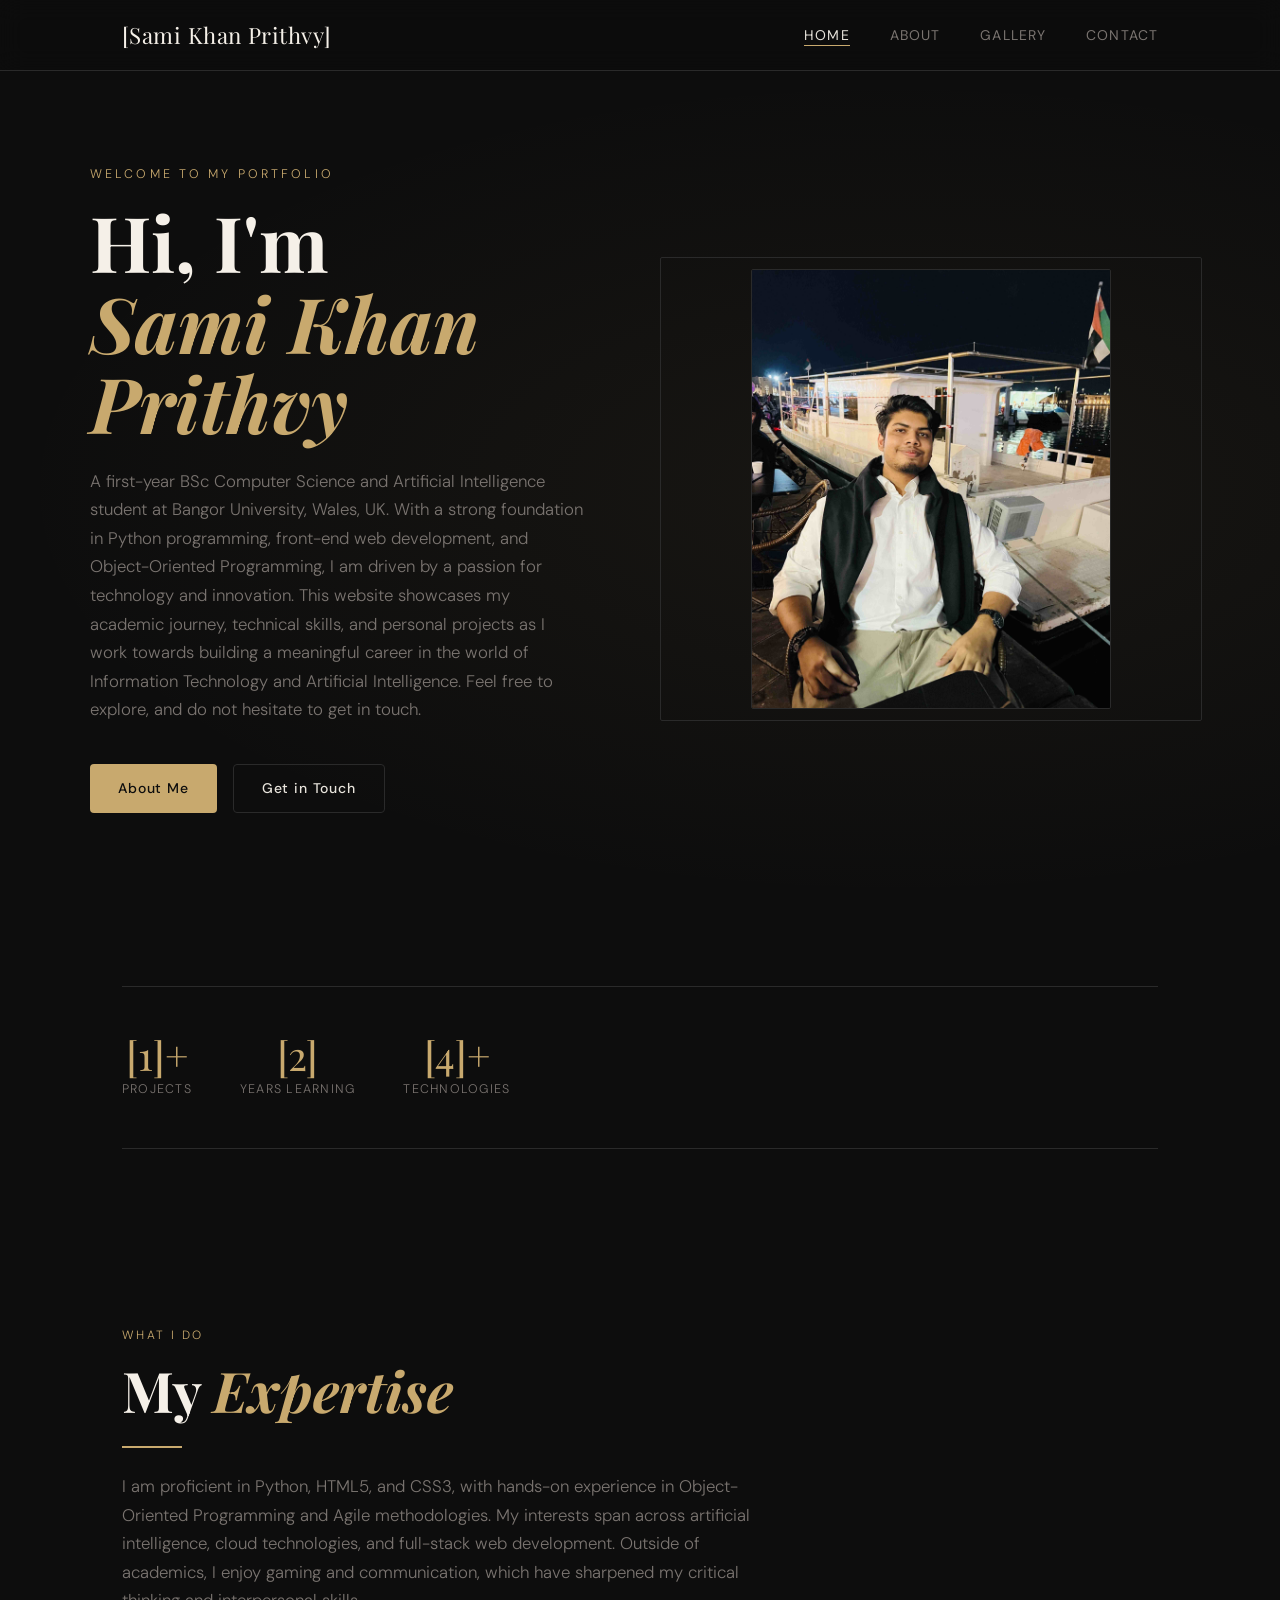
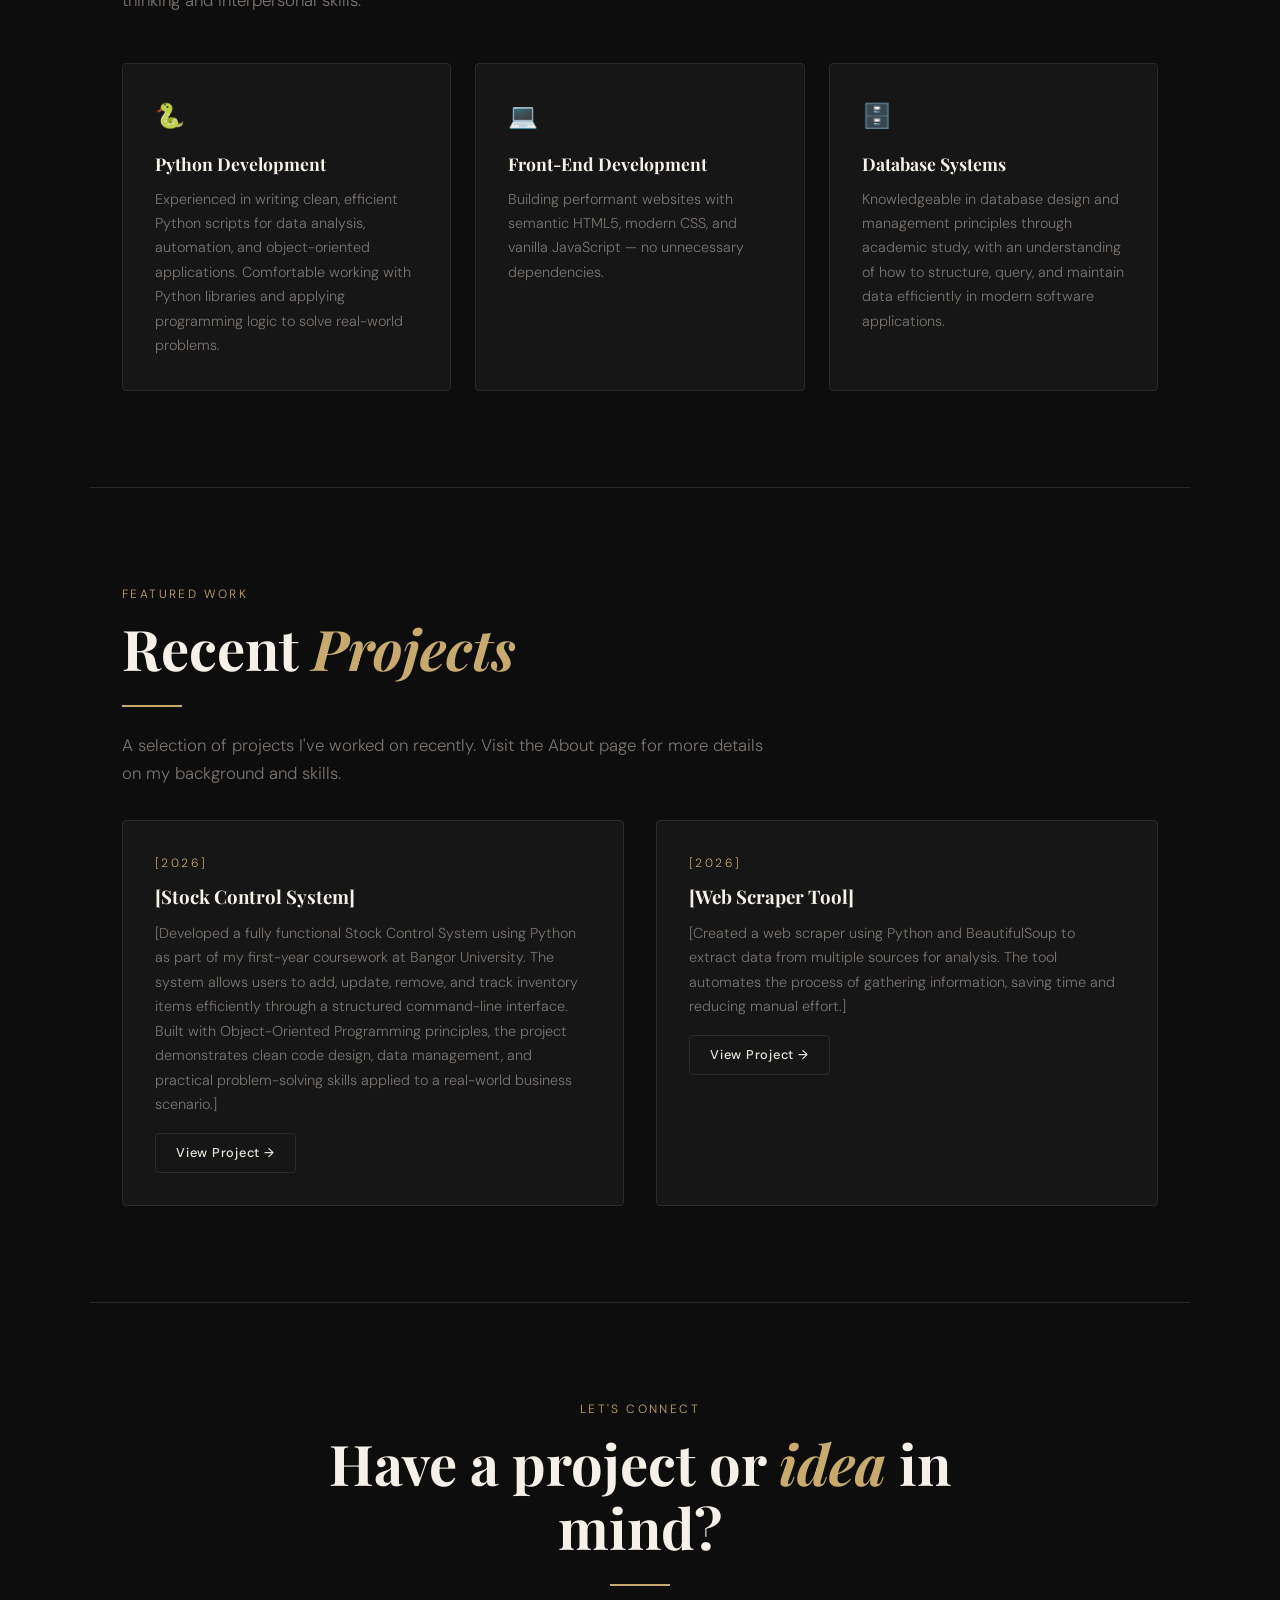
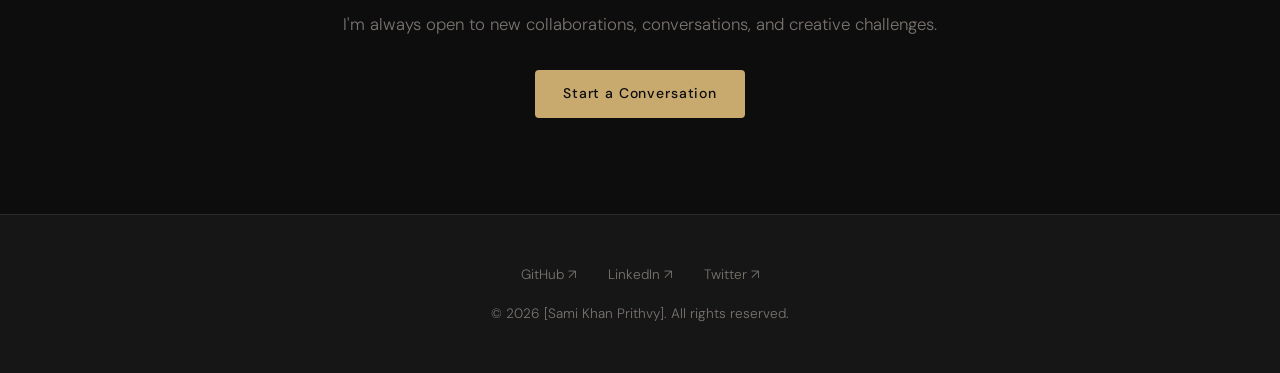
<file: index.html>
<!DOCTYPE html>
<html lang="en">
<head>
  <meta charset="UTF-8">
  <meta name="viewport" content="width=device-width, initial-scale=1.0">
  <meta name="description" content="[Sami Khan Prithvy] — Computer Science and Artificial Intelligence Student. Explore my portfolio, projects, and get in touch.">
  <meta name="keywords" content="web developer, portfolio, HTML, CSS, JavaScript, [Sami Khan Prithvy]">
  <meta name="author" content="[Sami Khan Prithvy]">

  <meta property="og:title" content="[Sami Khan Prithvy] — Portfolio">
  <meta property="og:description" content="Computer Science and Artificial Intelligence Student based in Wales, UK.">
  <meta property="og:type" content="website">
  <title>[Sami Khan Prithvy] — Portfolio</title>
  <link rel="stylesheet" href="css/style.css">
 
  <style>
  
    @keyframes fadeUp {
      from { opacity: 0; transform: translateY(30px); }
      to   { opacity: 1; transform: translateY(0); }
    }
    .hero-eyebrow { animation: fadeUp 0.6s ease both; animation-delay: 0.1s; }
    .hero-title   { animation: fadeUp 0.6s ease both; animation-delay: 0.25s; }
    .hero-desc    { animation: fadeUp 0.6s ease both; animation-delay: 0.4s; }
    .hero-actions { animation: fadeUp 0.6s ease both; animation-delay: 0.55s; }

    .fade-in { opacity: 0; transform: translateY(20px); transition: opacity 0.6s ease, transform 0.6s ease; }
    .fade-in.visible { opacity: 1; transform: none; }

   
    .service-icon {
      font-size: 1.5rem;
      margin-bottom: 0.75rem;
      display: block;
    }
    .service-card h3 {
      font-family: var(--font-display);
      font-size: 1.1rem;
      color: var(--clr-white);
      margin-bottom: 0.5rem;
    }
    .service-card p { color: var(--clr-muted); font-size: 0.9rem; }
  </style>
</head>
<body>

  <a class="skip-link" href="#main-content">Skip to main content</a>

  <header>
    <div class="header-inner">
      <a href="index.html" class="logo">[Sami<span> </span>Khan<span> </span>Prithvy]</a>
      <nav aria-label="Main navigation">
        <ul>
          <li><a href="index.html">Home</a></li>
          <li><a href="about.html">About</a></li>
          <li><a href="gallery.html">Gallery</a></li>
          <li><a href="contact.html">Contact</a></li>
        </ul>
      </nav>
      <button class="hamburger" aria-label="Toggle navigation" aria-expanded="false">
        <span></span><span></span><span></span>
      </button>
    </div>
    <nav class="mobile-nav" aria-label="Mobile navigation">
      <a href="index.html">Home</a>
      <a href="about.html">About</a>
      <a href="gallery.html">Gallery</a>
      <a href="contact.html">Contact</a>
    </nav>
  </header>

  
  <main id="main-content">

    
    <section class="hero" aria-labelledby="hero-heading">
      <div class="hero-inner">
        <div class="hero-text">
          <p class="hero-eyebrow">Welcome to my portfolio</p>
          <h1 class="hero-title" id="hero-heading">
            Hi, I'm<br><em>Sami Khan Prithvy</em>
          </h1>
          <p class="hero-desc">
            A first-year 
  BSc Computer Science and Artificial Intelligence student at Bangor 
  University, Wales, UK. With a strong foundation in Python programming, 
  front-end web development, and Object-Oriented Programming, I am driven 
  by a passion for technology and innovation. This website showcases my 
  academic journey, technical skills, and personal projects as I work 
  towards building a meaningful career in the world of Information 
  Technology and Artificial Intelligence. Feel free to explore, and do 
  not hesitate to get in touch.
          <div class="hero-actions">
            <a href="about.html" class="btn btn-primary">About Me</a>
            <a href="contact.html" class="btn btn-outline">Get in Touch</a>
          </div>
        </div>
        <div class="hero-img-wrap">
          <img src="images/sami.jpg" alt="Portrait of Sami Khan Prithvy" class="hero-img" width="360" height="440">
          <div class="hero-img-frame" aria-hidden="true"></div>
        </div>
      </div>
    </section>

    
    <section aria-label="Key statistics">
      <div class="section" style="padding-top:2rem; padding-bottom:2rem;">
        <div class="stats-row">
          <div class="stat-item fade-in">
            <div class="stat-num">[1]+</div>
            <div class="stat-label">Projects</div>
          </div>
          <div class="stat-item fade-in">
            <div class="stat-num">[2]</div>
            <div class="stat-label">Years Learning</div>
          </div>
          <div class="stat-item fade-in">
            <div class="stat-num">[4]+</div>
            <div class="stat-label">Technologies</div>
          </div>
        </div>
      </div>
    </section>

    
    <section class="section" aria-labelledby="services-heading">
      <p class="section-label">What I Do</p>
      <h2 class="section-title" id="services-heading">My <em>Expertise</em></h2>
      <div class="divider"></div>
      <p class="section-body" style="margin-bottom:3rem;">
        
        I am proficient in Python, HTML5, and CSS3, with hands-on experience 
  in Object-Oriented Programming and Agile methodologies. My interests 
  span across artificial intelligence, cloud technologies, and full-stack 
  web development. Outside of academics, I enjoy gaming and communication, 
  which have sharpened my critical thinking and interpersonal skills.
      </p>
      <div class="grid-3">
        
        <article class="card service-card fade-in">
          <span class="service-icon">🐍</span>
          <h3>Python Development</h3>
          <p>Experienced in writing clean, efficient Python scripts for data 
    analysis, automation, and object-oriented applications. Comfortable 
    working with Python libraries and applying programming logic to 
    solve real-world problems.</p>
        </article>
        <article class="card service-card fade-in">
          <span class="service-icon">💻</span>
          <h3>Front-End Development</h3>
          <p>Building performant websites with semantic HTML5, modern CSS, and vanilla JavaScript — no unnecessary dependencies.</p>
        </article>
        <article class="card service-card fade-in">
          <span class="service-icon">🗄️</span>
  <h3>Database Systems</h3>
  <p>
    Knowledgeable in database design and management principles through 
    academic study, with an understanding of how to structure, query, 
    and maintain data efficiently in modern software applications.
  </p>
        </article>
      </div>
    </section>

    
    <section class="section" aria-labelledby="work-heading" style="border-top: 1px solid var(--clr-border);">
      <p class="section-label">Featured Work</p>
      <h2 class="section-title" id="work-heading">Recent <em>Projects</em></h2>
      <div class="divider"></div>
      <p class="section-body" style="margin-bottom: 2rem;">
        
        A selection of projects I've worked on recently. Visit the About page for more details on my background and skills.
      </p>
      <div class="grid-2">
       
        <article class="card fade-in">
         
          <p class="section-label" style="margin-bottom:0.5rem;">[2026]</p>
          <h3 style="font-family:var(--font-display);color:var(--clr-white);margin-bottom:0.5rem;">[Stock Control System]</h3>
          <p style="color:var(--clr-muted);font-size:0.9rem;margin-bottom:1rem;">[Developed a fully functional Stock Control System using Python as 
    part of my first-year coursework at Bangor University. The system 
    allows users to add, update, remove, and track inventory items 
    efficiently through a structured command-line interface. Built with 
    Object-Oriented Programming principles, the project demonstrates 
    clean code design, data management, and practical problem-solving 
    skills applied to a real-world business scenario.]</p>
          <a href="#" class="btn btn-outline" style="font-size:0.8rem; padding:0.5rem 1.25rem;">View Project →</a>
        </article>
       
        <article class="card fade-in">
          <p class="section-label" style="margin-bottom:0.5rem;">[2026]</p>
          <h3 style="font-family:var(--font-display);color:var(--clr-white);margin-bottom:0.5rem;">[Web Scraper Tool]</h3>
          <p style="color:var(--clr-muted);font-size:0.9rem;margin-bottom:1rem;">[Created a web scraper using Python and BeautifulSoup to extract data from multiple sources for analysis. The tool automates the process of gathering information, saving time and reducing manual effort.]</p>
          <a href="#" class="btn btn-outline" style="font-size:0.8rem; padding:0.5rem 1.25rem;">View Project →</a>
        </article>
      </div>
    </section>

    
    <section class="section" style="text-align:center; border-top:1px solid var(--clr-border);" aria-labelledby="cta-heading">
      <p class="section-label">Let's Connect</p>
      <h2 class="section-title" id="cta-heading" style="margin:0 auto; max-width:18ch;">Have a project or <em>idea</em> in mind?</h2>
      <div class="divider" style="margin:1.5rem auto;"></div>
      <p class="section-body" style="margin:0 auto 2rem;">I'm always open to new collaborations, conversations, and creative challenges.</p>
      <a href="contact.html" class="btn btn-primary">Start a Conversation</a>
    </section>

  </main>

 
  <footer>
    <div class="footer-inner">
      <div class="footer-links">
        
        <a href="https://github.com/prithvyyy" target="_blank" rel="noopener noreferrer">GitHub ↗</a>
        <a href="https://linkedin.com" target="_blank" rel="noopener noreferrer">LinkedIn ↗</a>
        <a href="https://twitter.com" target="_blank" rel="noopener noreferrer">Twitter ↗</a>
      </div>
      <p>&copy; <span id="footer-year"></span> [Sami Khan Prithvy]. All rights reserved.</p>
    </div>
  </footer>

  <script src="js/main.js"></script>
  <script>document.getElementById('footer-year').textContent = new Date().getFullYear();</script>
</body>
</html>
</file>
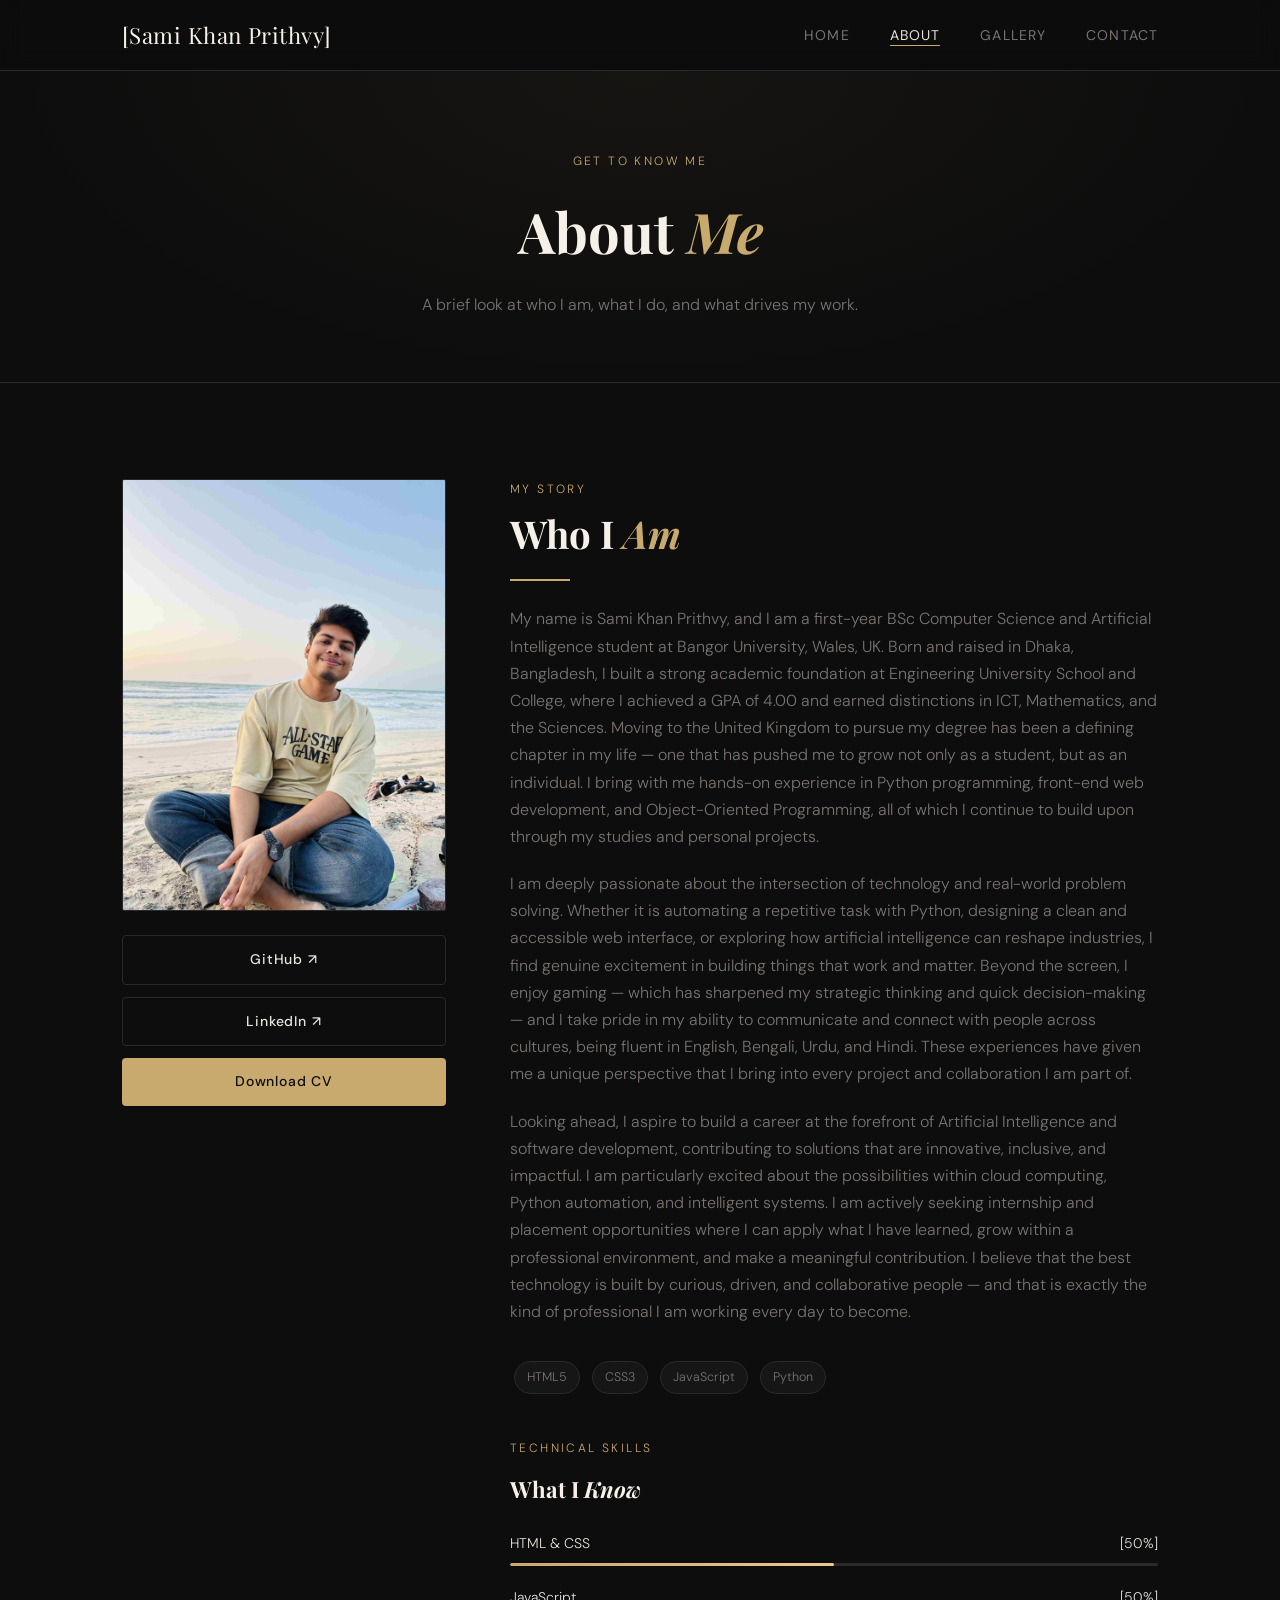
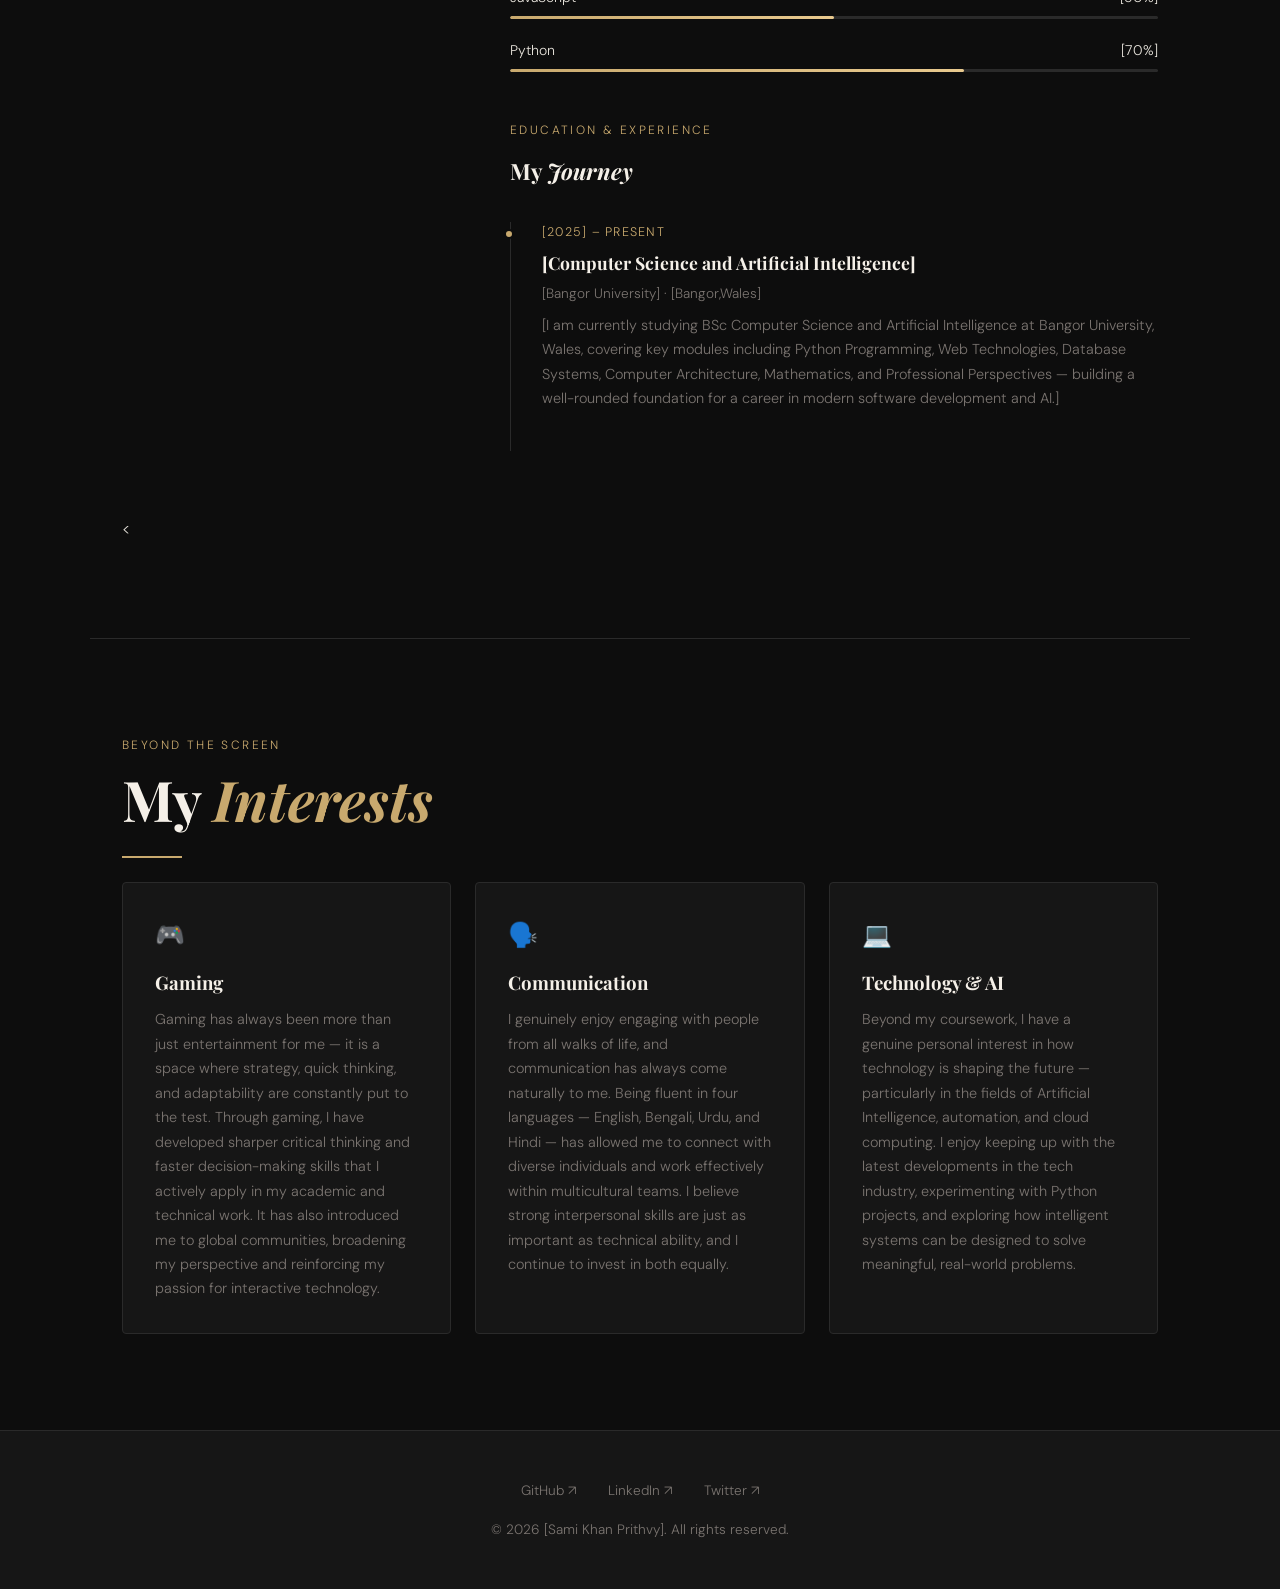
<file: about.html>
<!DOCTYPE html>
<html lang="en">
<head>
  <meta charset="UTF-8">
  <meta name="viewport" content="width=device-width, initial-scale=1.0">
  <meta name="description" content="About [Sami Khan] — Background, skills, education, and experience.">
  <meta name="keywords" content="about, web developer, skills, CV, resume, [Sami Khan Prithvy]">
  <meta name="author" content="[Sami Khan Prithvy]">
  <title>About — [Sami Khan Prithvy]</title>
  <link rel="stylesheet" href="css/style.css">
  <style>
    .fade-in { opacity: 0; transform: translateY(20px); transition: opacity 0.6s ease, transform 0.6s ease; }
    .fade-in.visible { opacity: 1; transform: none; }

    .about-grid {
      display: grid;
      grid-template-columns: 1fr 2fr;
      gap: 4rem;
      align-items: start;
    }

    .about-photo {
      position: sticky;
      top: 100px;
    }
    .about-photo img {
      width: 100%;
      aspect-ratio: 3/4;
      object-fit: cover;
      border-radius: 2px;
      border: 1px solid var(--clr-border);
    }

    .tag {
      display: inline-block;
      padding: 0.3rem 0.75rem;
      background: var(--clr-surface);
      border: 1px solid var(--clr-border);
      border-radius: 99px;
      font-size: 0.78rem;
      color: var(--clr-muted);
      margin: 0.25rem;
    }
    .tags-row { margin: 1.5rem 0; }

    .cv-link {
      display: inline-flex;
      align-items: center;
      gap: 0.5rem;
      font-size: 0.85rem;
    }

    @media (max-width: 800px) {
      .about-grid { grid-template-columns: 1fr; }
      .about-photo { position: static; }
      .about-photo img { max-width: 260px; }
    }
  </style>
</head>
<body>

  <a class="skip-link" href="#main-content">Skip to main content</a>

  <!-- ======= HEADER ======= -->
  <header>
    <div class="header-inner">
      <a href="index.html" class="logo">[Sami<span> </span>Khan<span> </span>Prithvy]</a>
      <nav aria-label="Main navigation">
        <ul>
          <li><a href="index.html">Home</a></li>
          <li><a href="about.html">About</a></li>
          <li><a href="gallery.html">Gallery</a></li>
          <li><a href="contact.html">Contact</a></li>
        </ul>
      </nav>
      <button class="hamburger" aria-label="Toggle navigation" aria-expanded="false">
        <span></span><span></span><span></span>
      </button>
    </div>
    <nav class="mobile-nav" aria-label="Mobile navigation">
      <a href="index.html">Home</a>
      <a href="about.html">About</a>
      <a href="gallery.html">Gallery</a>
      <a href="contact.html">Contact</a>
    </nav>
  </header>

  <main id="main-content">

    <div class="page-banner" role="banner">
      <p class="section-label">Get to know me</p>
      <h1 class="page-banner-title">About <em style="font-style:italic; color:var(--clr-accent);">Me</em></h1>
      <p class="page-banner-sub">A brief look at who I am, what I do, and what drives my work.</p>
    </div>

    <section class="section" aria-labelledby="about-heading">
      <div class="about-grid">

        <aside class="about-photo">
          <img src="images/samikhan.jpg" alt="Portrait of [Sami Khan Prithvy]">
          <div style="margin-top:1.5rem; display:flex; flex-direction:column; gap:0.75rem;">
            <a href="https://github.com/prithvyyy" target="_blank" rel="noopener noreferrer" class="btn btn-outline" style="justify-content:center;">GitHub ↗</a>
            <a href="https://linkedin.com" target="_blank" rel="noopener noreferrer" class="btn btn-outline" style="justify-content:center;">LinkedIn ↗</a>
            <a href="#" class="btn btn-primary" style="justify-content:center;">Download CV</a>
          </div>
        </aside>

        <div>
          <p class="section-label">My Story</p>
          <h2 class="section-title" id="about-heading" style="font-size:clamp(1.6rem,3vw,2.4rem);">Who I <em>Am</em></h2>
          <div class="divider"></div>

          <p style="color:var(--clr-muted); margin-bottom:1.25rem;">
            My name is Sami Khan Prithvy, and I am a first-year BSc Computer Science 
  and Artificial Intelligence student at Bangor University, Wales, UK. Born 
  and raised in Dhaka, Bangladesh, I built a strong academic foundation at 
  Engineering University School and College, where I achieved a GPA of 4.00 
  and earned distinctions in ICT, Mathematics, and the Sciences. Moving to 
  the United Kingdom to pursue my degree has been a defining chapter in my 
  life — one that has pushed me to grow not only as a student, but as an 
  individual. I bring with me hands-on experience in Python programming, 
  front-end web development, and Object-Oriented Programming, all of which 
  I continue to build upon through my studies and personal projects.
          </p>
          <p style="color:var(--clr-muted); margin-bottom:1.25rem;">
            I am deeply passionate about the intersection of technology and 
  real-world problem solving. Whether it is automating a repetitive 
  task with Python, designing a clean and accessible web interface, 
  or exploring how artificial intelligence can reshape industries, I 
  find genuine excitement in building things that work and matter. 
  Beyond the screen, I enjoy gaming — which has sharpened my 
  strategic thinking and quick decision-making — and I take pride 
  in my ability to communicate and connect with people across 
  cultures, being fluent in English, Bengali, Urdu, and Hindi. 
  These experiences have given me a unique perspective that I bring 
  into every project and collaboration I am part of.
          </p>
          <p style="color:var(--clr-muted); margin-bottom:2rem;">
            Looking ahead, I aspire to build a career at the forefront of 
  Artificial Intelligence and software development, contributing to 
  solutions that are innovative, inclusive, and impactful. I am 
  particularly excited about the possibilities within cloud computing, 
  Python automation, and intelligent systems. I am actively seeking 
  internship and placement opportunities where I can apply what I have 
  learned, grow within a professional environment, and make a meaningful 
  contribution. I believe that the best technology is built by curious, 
  driven, and collaborative people — and that is exactly the kind of 
  professional I am working every day to become.
          </p>

         
          <div class="tags-row">
            <span class="tag">HTML5</span>
            <span class="tag">CSS3</span>
            <span class="tag">JavaScript</span>
            <span class="tag">Python</span>
          </div>

        
          <p class="section-label" style="margin-top:2.5rem;">Technical Skills</p>
          <h3 style="font-family:var(--font-display); color:var(--clr-white); margin-bottom:1.5rem; font-size:1.4rem;">What I <em>Know</em></h3>

         
          <div class="skill-list">
            <div class="skill-item fade-in">
              <div class="skill-label"><span>HTML &amp; CSS</span><span>[50%]</span></div>
              <div class="skill-bar"><div class="skill-fill" data-width="50%" style="width:0;"></div></div>
            </div>
            <div class="skill-item fade-in">
              <div class="skill-label"><span>JavaScript</span><span>[50%]</span></div>
              <div class="skill-bar"><div class="skill-fill" data-width="50%" style="width:0;"></div></div>
            </div>
            <div class="skill-item fade-in">
              <div class="skill-label"><span>Python</span><span>[70%]</span></div>
              <div class="skill-bar"><div class="skill-fill" data-width="70%" style="width:0;"></div></div>
            </div>
          </div>

          
          <p class="section-label" style="margin-top:3rem;">Education &amp; Experience</p>
          <h3 style="font-family:var(--font-display); color:var(--clr-white); margin-bottom:2rem; font-size:1.4rem;">My <em>Journey</em></h3>

         
          <div class="timeline">
            <div class="timeline-item fade-in">
              <p class="timeline-date">[2025] – Present</p>
              <h4 class="timeline-title">[Computer Science and Artificial Intelligence]</h4>
              <p class="timeline-sub">[Bangor University] · [Bangor,Wales]</p>
              <p class="timeline-desc">[I am currently studying BSc Computer Science and Artificial Intelligence 
  at Bangor University, Wales, covering key modules including Python 
  Programming, Web Technologies, Database Systems, Computer Architecture, 
  Mathematics, and Professional Perspectives — building a well-rounded 
  foundation for a career in modern software development and AI.]</p>
            </div>
          </div>

        </div><
      </div>
    </section>

   
    <section class="section" style="border-top:1px solid var(--clr-border);" aria-labelledby="interests-heading">
      <p class="section-label">Beyond the Screen</p>
      <h2 class="section-title" id="interests-heading">My <em>Interests</em></h2>
      <div class="divider"></div>
      
      <div class="grid-3">
  <article class="card fade-in">
    <span style="font-size:1.5rem; display:block; margin-bottom:0.75rem;">🎮</span>
    <h3 style="font-family:var(--font-display); color:var(--clr-white); margin-bottom:0.5rem;">Gaming</h3>
    <p style="color:var(--clr-muted); font-size:0.9rem;">
      Gaming has always been more than just entertainment for me — it is 
      a space where strategy, quick thinking, and adaptability are constantly 
      put to the test. Through gaming, I have developed sharper critical 
      thinking and faster decision-making skills that I actively apply in 
      my academic and technical work. It has also introduced me to global 
      communities, broadening my perspective and reinforcing my passion for 
      interactive technology.
    </p>
  </article>

  <article class="card fade-in">
    <span style="font-size:1.5rem; display:block; margin-bottom:0.75rem;">🗣️</span>
    <h3 style="font-family:var(--font-display); color:var(--clr-white); margin-bottom:0.5rem;">Communication</h3>
    <p style="color:var(--clr-muted); font-size:0.9rem;">
      I genuinely enjoy engaging with people from all walks of life, and 
      communication has always come naturally to me. Being fluent in four 
      languages — English, Bengali, Urdu, and Hindi — has allowed me to 
      connect with diverse individuals and work effectively within 
      multicultural teams. I believe strong interpersonal skills are just 
      as important as technical ability, and I continue to invest in both 
      equally.
    </p>
  </article>

  <article class="card fade-in">
    <span style="font-size:1.5rem; display:block; margin-bottom:0.75rem;">💻</span>
    <h3 style="font-family:var(--font-display); color:var(--clr-white); margin-bottom:0.5rem;">Technology & AI</h3>
    <p style="color:var(--clr-muted); font-size:0.9rem;">
      Beyond my coursework, I have a genuine personal interest in how 
      technology is shaping the future — particularly in the fields of 
      Artificial Intelligence, automation, and cloud computing. I enjoy 
      keeping up with the latest developments in the tech industry, 
      experimenting with Python projects, and exploring how intelligent 
      systems can be designed to solve meaningful, real-world problems.
    </p>
  </article>
</div>
    </section>

  </main>

  <footer>
    <div class="footer-inner">
      <div class="footer-links">
        <a href="https://github.com/prithvyyy" target="_blank" rel="noopener noreferrer">GitHub ↗</a>
        <a href="https://linkedin.com" target="_blank" rel="noopener noreferrer">LinkedIn ↗</a>
        <a href="https://twitter.com" target="_blank" rel="noopener noreferrer">Twitter ↗</a>
      </div>
      <p>&copy; <span id="footer-year"></span> [Sami Khan Prithvy]. All rights reserved.</p>
    </div>
  </footer>

  <script src="js/main.js"></script>
  <script>document.getElementById('footer-year').textContent = new Date().getFullYear();</script>
</body>
</html>
</file>
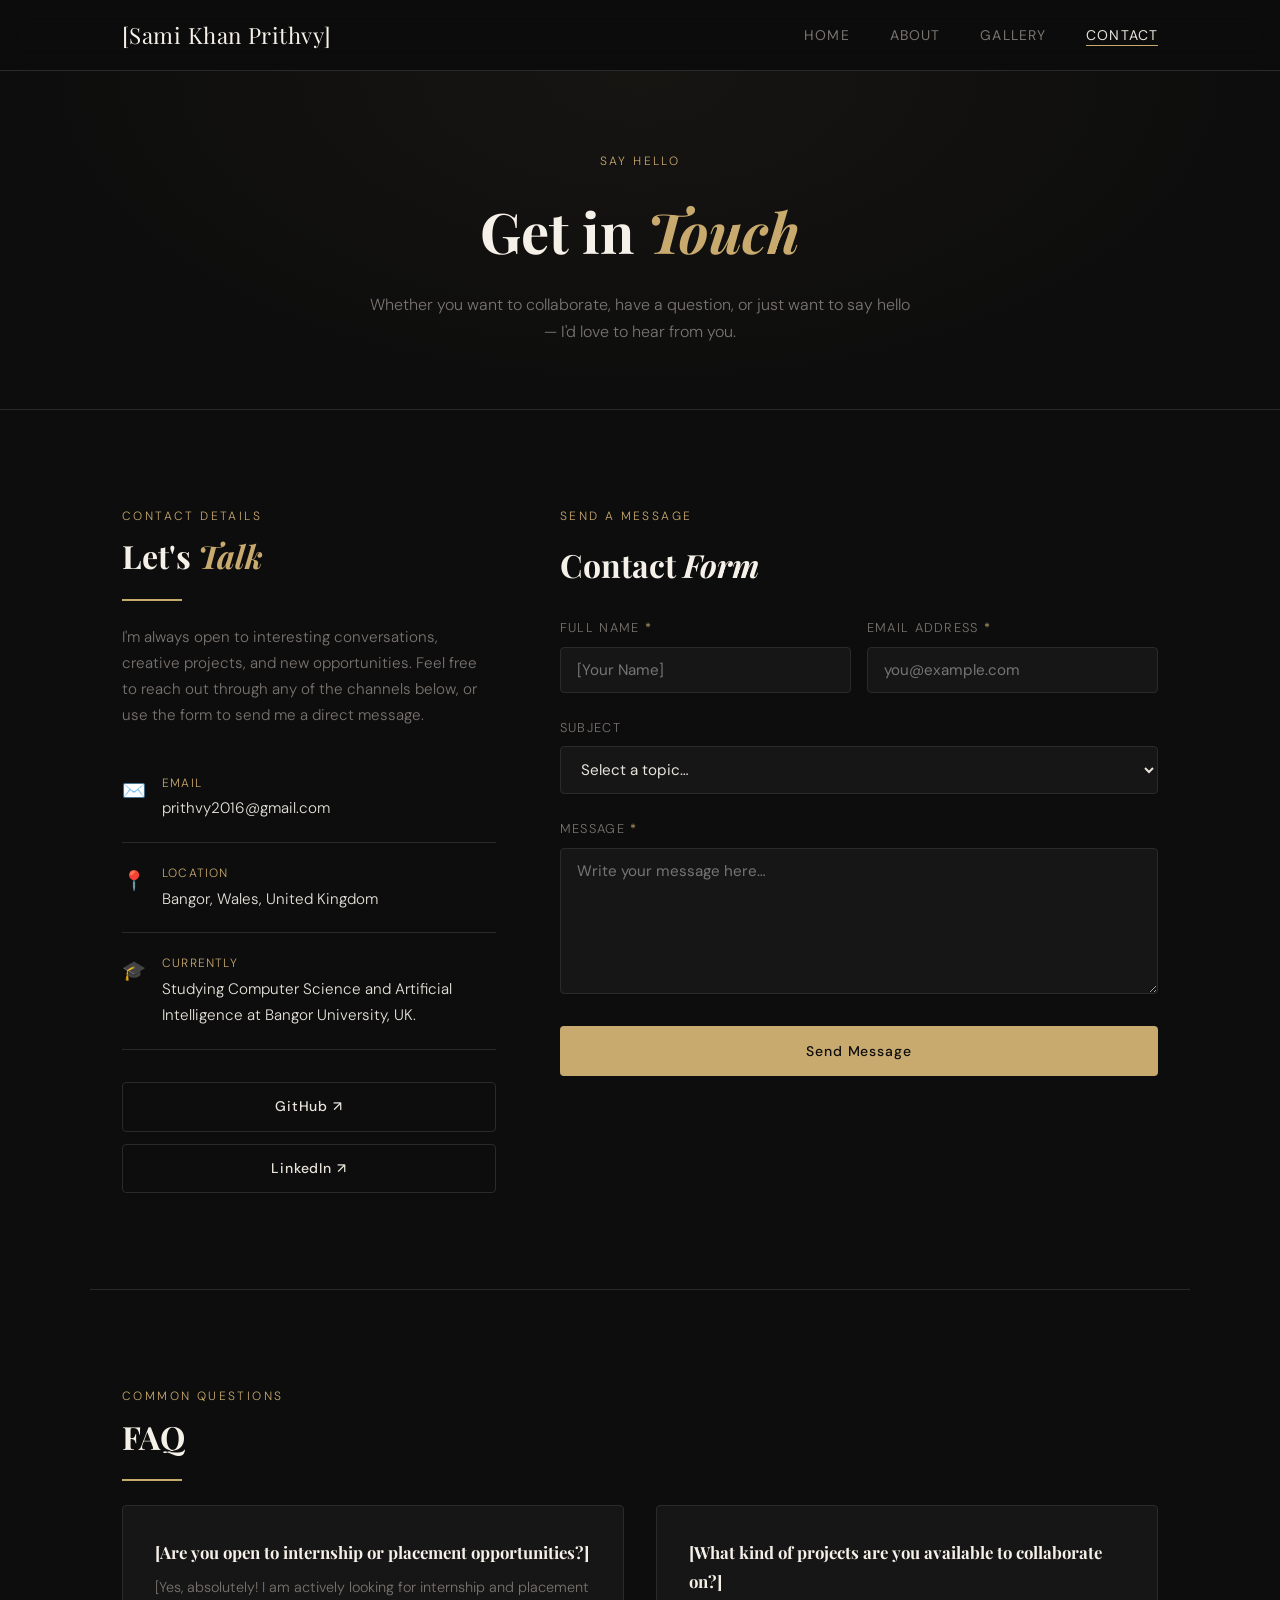
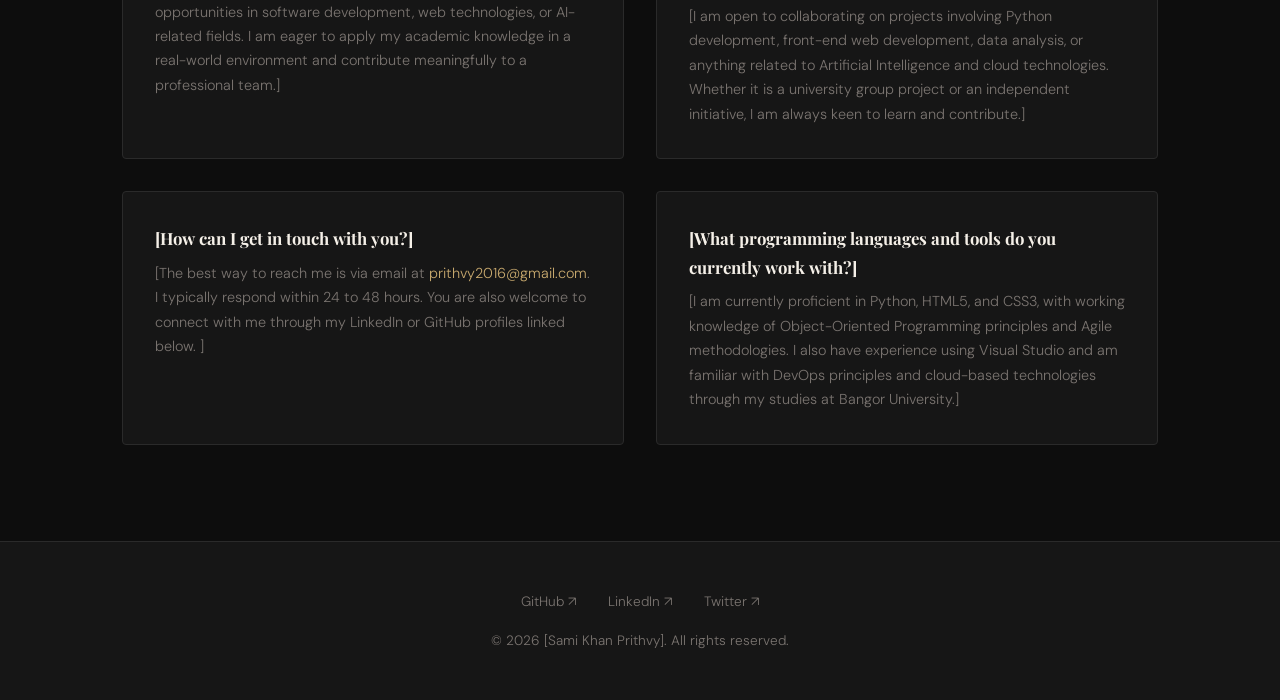
<file: contact.html>
<!DOCTYPE html>
<html lang="en">
<head>
  <meta charset="UTF-8">
  <meta name="viewport" content="width=device-width, initial-scale=1.0">
  <meta name="description" content="Get in touch with [Sami Khan Prithvy] — web developer and designer.">
  <meta name="keywords" content="contact, hire, collaborate, [Sami Khan Prithvy]">
  <meta name="author" content="[Sami Khan Prithvy]">
  <title>Contact — [Sami Khan Prithvy]</title>
  <link rel="stylesheet" href="css/style.css">
  <style>
    .contact-grid {
      display: grid;
      grid-template-columns: 1fr 1.6fr;
      gap: 4rem;
      align-items: start;
    }

    .contact-info-item {
      display: flex;
      gap: 1rem;
      align-items: flex-start;
      padding: 1.25rem 0;
      border-bottom: 1px solid var(--clr-border);
    }
    .contact-info-icon {
      font-size: 1.2rem;
      flex-shrink: 0;
      margin-top: 2px;
    }
    .contact-info-label {
      font-size: 0.75rem;
      letter-spacing: 0.1em;
      text-transform: uppercase;
      color: var(--clr-accent);
      margin-bottom: 0.2rem;
    }
    .contact-info-value {
      color: var(--clr-text);
      font-size: 0.95rem;
    }
    .contact-info-value a { color: var(--clr-text); }
    .contact-info-value a:hover { color: var(--clr-accent); }

    @media (max-width: 800px) {
      .contact-grid { grid-template-columns: 1fr; }
    }
  </style>
</head>
<body>

  <a class="skip-link" href="#main-content">Skip to main content</a>

  <header>
    <div class="header-inner">
      <a href="index.html" class="logo">[Sami<span> </span>Khan <span> </span>Prithvy]</a>
      <nav aria-label="Main navigation">
        <ul>
          <li><a href="index.html">Home</a></li>
          <li><a href="about.html">About</a></li>
          <li><a href="gallery.html">Gallery</a></li>
          <li><a href="contact.html">Contact</a></li>
        </ul>
      </nav>
      <button class="hamburger" aria-label="Toggle navigation" aria-expanded="false">
        <span></span><span></span><span></span>
      </button>
    </div>
    <nav class="mobile-nav" aria-label="Mobile navigation">
      <a href="index.html">Home</a>
      <a href="about.html">About</a>
      <a href="gallery.html">Gallery</a>
      <a href="contact.html">Contact</a>
    </nav>
  </header>

  <main id="main-content">

    <div class="page-banner">
      <p class="section-label">Say Hello</p>
      <h1 class="page-banner-title">Get in <em style="font-style:italic; color:var(--clr-accent);">Touch</em></h1>
      <p class="page-banner-sub">
        Whether you want to collaborate, have a question, or just want to say hello — I'd love to hear from you.
      </p>
    </div>

    <section class="section" aria-labelledby="contact-heading">
      <div class="contact-grid">

        <aside aria-label="Contact information">
          <p class="section-label">Contact Details</p>
          <h2 class="section-title" id="contact-heading" style="font-size:clamp(1.4rem,3vw,2rem);">Let's <em>Talk</em></h2>
          <div class="divider"></div>

          <p style="color:var(--clr-muted); font-size:0.95rem; margin-bottom:1.5rem;">
            I'm always open to interesting conversations, creative projects, and new opportunities. Feel free to reach out through any of the channels below, or use the form to send me a direct message.
          </p>

          <div class="contact-info-item">
            <span class="contact-info-icon">✉️</span>
            <div>
              <p class="contact-info-label">Email</p>
              <p class="contact-info-value">
                <a href="mailto:prithvy2016@gmail.com">prithvy2016@gmail.com</a>
              </p>
            </div>
          </div>

          <div class="contact-info-item">
            <span class="contact-info-icon">📍</span>
            <div>
              <p class="contact-info-label">Location</p>
              <p class="contact-info-value">
                Bangor, Wales, United Kingdom
              </p>
            </div>
          </div>

          <div class="contact-info-item">
            <span class="contact-info-icon">🎓</span>
            <div>
              <p class="contact-info-label">Currently</p>
              <p class="contact-info-value">
                Studying Computer Science and Artificial Intelligence at Bangor University, UK.
              </p>
            </div>
          </div>

          <div style="margin-top:2rem; display:flex; flex-direction:column; gap:0.75rem;">
            <a href="https://github.com/prithvyyy" target="_blank" rel="noopener noreferrer" class="btn btn-outline" style="justify-content:center;">GitHub ↗</a>
            <a href="https://linkedin.com" target="_blank" rel="noopener noreferrer" class="btn btn-outline" style="justify-content:center;">LinkedIn ↗</a>
          </div>
        </aside>

    
        <div>
          <p class="section-label">Send a Message</p>
          <h2 style="font-family:var(--font-display); color:var(--clr-white); font-size:clamp(1.4rem,3vw,2rem); margin-bottom:1.5rem;">Contact <em>Form</em></h2>

          <form id="contact-form" novalidate aria-label="Contact form">

            <div class="grid-2" style="gap:1rem;">
              <div class="form-group">
                <label for="name">Full Name <span aria-hidden="true" style="color:var(--clr-accent);">*</span></label>
                <input type="text" id="name" name="name" placeholder="[Your Name]" autocomplete="name" required aria-required="true">
              </div>
              <div class="form-group">
                <label for="email">Email Address <span aria-hidden="true" style="color:var(--clr-accent);">*</span></label>
                <input type="email" id="email" name="email" placeholder="you@example.com" autocomplete="email" required aria-required="true">
              </div>
            </div>

            <div class="form-group">
              <label for="subject">Subject</label>
              <select id="subject" name="subject">
                <option value="">Select a topic…</option>
                <option value="collaboration">Collaboration</option>
                <option value="project">Project Enquiry</option>
                <option value="feedback">Feedback on my Site</option>
                <option value="general">General Question</option>
                <option value="other">Other</option>
              </select>
            </div>

            <div class="form-group">
              <label for="message">Message <span aria-hidden="true" style="color:var(--clr-accent);">*</span></label>
              <textarea id="message" name="message" placeholder="Write your message here…" required aria-required="true" rows="6"></textarea>
            </div>

            <button type="submit" class="btn btn-primary" style="width:100%; justify-content:center; padding:1rem;">
              Send Message
            </button>

            <div id="form-msg" class="form-msg" role="alert" aria-live="polite"></div>

          </form>
        </div>

      </div>
    </section>

    <section class="section" style="border-top:1px solid var(--clr-border);" aria-labelledby="faq-heading">
      <p class="section-label">Common Questions</p>
      <h2 class="section-title" id="faq-heading" style="font-size:clamp(1.4rem,3vw,2rem);">FAQ</h2>
      <div class="divider"></div>
      <div class="grid-2">
        <div class="card">
          <h3 style="font-family:var(--font-display); color:var(--clr-white); margin-bottom:0.5rem; font-size:1.05rem;">[Are you open to internship or placement opportunities?]</h3>
          <p style="color:var(--clr-muted); font-size:0.9rem;">[Yes, absolutely! I am actively looking for internship and placement 
      opportunities in software development, web technologies, or AI-related 
      fields. I am eager to apply my academic knowledge in a real-world 
      environment and contribute meaningfully to a professional team.]</p>
        </div>
        <div class="card">
          <h3 style="font-family:var(--font-display); color:var(--clr-white); margin-bottom:0.5rem; font-size:1.05rem;">[What kind of projects are you available to collaborate on?]</h3>
          <p style="color:var(--clr-muted); font-size:0.9rem;">[I am open to collaborating on projects involving Python development, 
      front-end web development, data analysis, or anything related to 
      Artificial Intelligence and cloud technologies. Whether it is a 
      university group project or an independent initiative, I am always 
      keen to learn and contribute.]</p>
        </div>
        <div class="card">
          <h3 style="font-family:var(--font-display); color:var(--clr-white); margin-bottom:0.5rem; font-size:1.05rem;">[How can I get in touch with you?]</h3>
          <p style="color:var(--clr-muted); font-size:0.9rem;">[The best way to reach me is via email at 
      <a href="mailto:prithvy2016@gmail.com">prithvy2016@gmail.com</a>. 
      I typically respond within 24 to 48 hours. You are also welcome 
      to connect with me through my LinkedIn or GitHub profiles linked 
      below.
      ]</p>
        </div>
        <div class="card">
          <h3 style="font-family:var(--font-display); color:var(--clr-white); margin-bottom:0.5rem; font-size:1.05rem;">[What programming languages and tools do you currently work with?]</h3>
          <p style="color:var(--clr-muted); font-size:0.9rem;">[I am currently proficient in Python, HTML5, and CSS3, with working 
      knowledge of Object-Oriented Programming principles and Agile 
      methodologies. I also have experience using Visual Studio and am 
      familiar with DevOps principles and cloud-based technologies through 
      my studies at Bangor University.]</p>
        </div>
      </div>
    </section>

  </main>

  <footer>
    <div class="footer-inner">
      <div class="footer-links">
        <a href="https://github.com/prithvyyy" target="_blank" rel="noopener noreferrer">GitHub ↗</a>
        <a href="https://linkedin.com" target="_blank" rel="noopener noreferrer">LinkedIn ↗</a>
        <a href="https://twitter.com" target="_blank" rel="noopener noreferrer">Twitter ↗</a>
      </div>
      <p>&copy; <span id="footer-year"></span> [Sami Khan Prithvy]. All rights reserved.</p>
    </div>
  </footer>

  <script src="js/main.js"></script>
  <script src="js/contact.js"></script>
  <script>document.getElementById('footer-year').textContent = new Date().getFullYear();</script>
</body>
</html>
</file>
<file: css/style.css>
@import url('https://fonts.googleapis.com/css2?family=Playfair+Display:ital,wght@0,400;0,700;1,400&family=DM+Sans:wght@300;400;500&display=swap');


:root {
  --clr-bg:        #0d0d0d;
  --clr-surface:   #161616;
  --clr-border:    #2a2a2a;
  --clr-accent:    #c8a96e;
  --clr-accent2:   #e8c98e;
  --clr-text:      #e8e4dc;
  --clr-muted:     #7a7470;
  --clr-white:     #f5f0e8;
  --font-display:  'Playfair Display', Georgia, serif;
  --font-body:     'DM Sans', sans-serif;
  --radius:        4px;
  --transition:    0.3s ease;
  --max-w:         1100px;
}


*, *::before, *::after { box-sizing: border-box; margin: 0; padding: 0; }

html { scroll-behavior: smooth; font-size: 16px; }

body {
  background-color: var(--clr-bg);
  color: var(--clr-text);
  font-family: var(--font-body);
  font-weight: 300;
  line-height: 1.7;
  min-height: 100vh;
  display: flex;
  flex-direction: column;
}

img { max-width: 100%; height: auto; display: block; }
a { color: var(--clr-accent); text-decoration: none; transition: color var(--transition); }
a:hover { color: var(--clr-accent2); }
ul { list-style: none; }


.skip-link {
  position: absolute;
  top: -9999px;
  left: 1rem;
  background: var(--clr-accent);
  color: var(--clr-bg);
  padding: 0.5rem 1rem;
  border-radius: var(--radius);
  font-weight: 500;
  z-index: 9999;
}
.skip-link:focus { top: 1rem; }


header {
  position: sticky;
  top: 0;
  z-index: 100;
  background: rgba(13, 13, 13, 0.92);
  backdrop-filter: blur(12px);
  border-bottom: 1px solid var(--clr-border);
}

.header-inner {
  max-width: var(--max-w);
  margin: 0 auto;
  padding: 1rem 2rem;
  display: flex;
  align-items: center;
  justify-content: space-between;
}

.logo {
  font-family: var(--font-display);
  font-size: 1.4rem;
  color: var(--clr-white);
  letter-spacing: 0.02em;
}
.logo span { color: var(--clr-accent); }

nav ul {
  display: flex;
  gap: 2.5rem;
  align-items: center;
}

nav a {
  color: var(--clr-muted);
  font-size: 0.875rem;
  letter-spacing: 0.08em;
  text-transform: uppercase;
  font-weight: 400;
  position: relative;
  padding-bottom: 2px;
}

nav a::after {
  content: '';
  position: absolute;
  bottom: 0;
  left: 0;
  width: 0;
  height: 1px;
  background: var(--clr-accent);
  transition: width var(--transition);
}

nav a:hover,
nav a.active {
  color: var(--clr-text);
}
nav a:hover::after,
nav a.active::after { width: 100%; }

.hamburger {
  display: none;
  flex-direction: column;
  gap: 5px;
  background: none;
  border: none;
  cursor: pointer;
  padding: 4px;
  aria-label: "Toggle menu";
}
.hamburger span {
  display: block;
  width: 24px;
  height: 2px;
  background: var(--clr-text);
  transition: all var(--transition);
}
.hamburger.open span:nth-child(1) { transform: translateY(7px) rotate(45deg); }
.hamburger.open span:nth-child(2) { opacity: 0; }
.hamburger.open span:nth-child(3) { transform: translateY(-7px) rotate(-45deg); }


.mobile-nav {
  display: none;
  flex-direction: column;
  gap: 0;
  background: var(--clr-surface);
  border-top: 1px solid var(--clr-border);
  overflow: hidden;
  max-height: 0;
  transition: max-height 0.4s ease;
}
.mobile-nav.open { max-height: 400px; }
.mobile-nav a {
  display: block;
  padding: 1rem 2rem;
  color: var(--clr-muted);
  font-size: 0.875rem;
  letter-spacing: 0.08em;
  text-transform: uppercase;
  border-bottom: 1px solid var(--clr-border);
  transition: background var(--transition), color var(--transition);
}
.mobile-nav a:hover { color: var(--clr-text); background: var(--clr-border); }


main { flex: 1; }


footer {
  background: var(--clr-surface);
  border-top: 1px solid var(--clr-border);
  padding: 3rem 2rem;
  text-align: center;
  color: var(--clr-muted);
  font-size: 0.85rem;
}

.footer-inner {
  max-width: var(--max-w);
  margin: 0 auto;
  display: flex;
  flex-direction: column;
  gap: 1rem;
  align-items: center;
}

.footer-links {
  display: flex;
  gap: 2rem;
}
.footer-links a { color: var(--clr-muted); font-size: 0.85rem; }
.footer-links a:hover { color: var(--clr-accent); }


.section {
  padding: 6rem 2rem;
  max-width: var(--max-w);
  margin: 0 auto;
}

.section-label {
  font-size: 0.75rem;
  letter-spacing: 0.2em;
  text-transform: uppercase;
  color: var(--clr-accent);
  margin-bottom: 0.75rem;
}

.section-title {
  font-family: var(--font-display);
  font-size: clamp(2rem, 5vw, 3.5rem);
  color: var(--clr-white);
  line-height: 1.15;
  margin-bottom: 1.5rem;
}

.section-title em { color: var(--clr-accent); font-style: italic; }

.section-body {
  color: var(--clr-muted);
  max-width: 60ch;
  font-size: 1.05rem;
}


.divider {
  width: 60px;
  height: 2px;
  background: var(--clr-accent);
  margin: 1.5rem 0;
}


.btn {
  display: inline-flex;
  align-items: center;
  gap: 0.5rem;
  padding: 0.75rem 1.75rem;
  border-radius: var(--radius);
  font-family: var(--font-body);
  font-size: 0.875rem;
  font-weight: 500;
  letter-spacing: 0.06em;
  cursor: pointer;
  transition: all var(--transition);
  border: none;
}

.btn-primary {
  background: var(--clr-accent);
  color: var(--clr-bg);
}
.btn-primary:hover {
  background: var(--clr-accent2);
  color: var(--clr-bg);
  transform: translateY(-2px);
  box-shadow: 0 8px 24px rgba(200,169,110,0.3);
}

.btn-outline {
  background: transparent;
  color: var(--clr-text);
  border: 1px solid var(--clr-border);
}
.btn-outline:hover {
  border-color: var(--clr-accent);
  color: var(--clr-accent);
  transform: translateY(-2px);
}


.card {
  background: var(--clr-surface);
  border: 1px solid var(--clr-border);
  border-radius: var(--radius);
  padding: 2rem;
  transition: border-color var(--transition), transform var(--transition);
}
.card:hover { border-color: var(--clr-accent); transform: translateY(-4px); }


.grid-3 { display: grid; grid-template-columns: repeat(3, 1fr); gap: 1.5rem; }
.grid-2 { display: grid; grid-template-columns: repeat(2, 1fr); gap: 2rem; }


.gallery-grid {
  display: grid;
  grid-template-columns: repeat(3, 1fr);
  gap: 1rem;
}

.gallery-item {
  position: relative;
  overflow: hidden;
  border-radius: var(--radius);
  cursor: pointer;
  aspect-ratio: 1 / 1;
  background: var(--clr-surface);
}

.gallery-item img {
  width: 100%;
  height: 100%;
  object-fit: cover;
  transition: transform 0.5s ease;
}
.gallery-item:hover img { transform: scale(1.07); }

.gallery-caption {
  position: absolute;
  bottom: 0;
  left: 0;
  right: 0;
  background: linear-gradient(transparent, rgba(0,0,0,0.85));
  padding: 2rem 1rem 0.75rem;
  font-size: 0.8rem;
  color: var(--clr-white);
  transform: translateY(100%);
  transition: transform var(--transition);
}
.gallery-item:hover .gallery-caption { transform: translateY(0); }


.modal-overlay {
  position: fixed;
  inset: 0;
  background: rgba(0,0,0,0.9);
  z-index: 1000;
  display: flex;
  align-items: center;
  justify-content: center;
  padding: 2rem;
  opacity: 0;
  pointer-events: none;
  transition: opacity var(--transition);
}
.modal-overlay.open { opacity: 1; pointer-events: all; }

.modal-content {
  position: relative;
  max-width: 800px;
  width: 100%;
  background: var(--clr-surface);
  border-radius: var(--radius);
  overflow: hidden;
  border: 1px solid var(--clr-border);
}

.modal-img { width: 100%; max-height: 70vh; object-fit: contain; background: #000; }
.modal-desc { padding: 1rem 1.5rem; font-size: 0.9rem; color: var(--clr-muted); }
.modal-close {
  position: absolute;
  top: 0.75rem;
  right: 0.75rem;
  background: rgba(0,0,0,0.6);
  border: none;
  color: var(--clr-white);
  font-size: 1.2rem;
  width: 2rem;
  height: 2rem;
  border-radius: 50%;
  cursor: pointer;
  display: flex;
  align-items: center;
  justify-content: center;
  transition: background var(--transition);
}
.modal-close:hover { background: var(--clr-accent); color: var(--clr-bg); }


.carousel-wrapper {
  position: relative;
  overflow: hidden;
  border-radius: var(--radius);
  background: var(--clr-surface);
  border: 1px solid var(--clr-border);
}

.carousel-track {
  display: flex;
  transition: transform 0.5s cubic-bezier(0.25, 0.46, 0.45, 0.94);
}

.carousel-slide {
  min-width: 100%;
  position: relative;
}

.carousel-slide img {
  width: 100%;
  height: 420px;
  object-fit: cover;
}

.carousel-info {
  padding: 1.25rem 1.5rem;
  background: var(--clr-surface);
  border-top: 1px solid var(--clr-border);
}
.carousel-info h3 { font-family: var(--font-display); color: var(--clr-white); margin-bottom: 0.25rem; }
.carousel-info p { font-size: 0.9rem; color: var(--clr-muted); }

.carousel-btn {
  position: absolute;
  top: 50%;
  transform: translateY(-50%);
  background: rgba(0,0,0,0.65);
  border: 1px solid var(--clr-border);
  color: var(--clr-white);
  width: 2.5rem;
  height: 2.5rem;
  border-radius: 50%;
  cursor: pointer;
  font-size: 1rem;
  display: flex;
  align-items: center;
  justify-content: center;
  transition: all var(--transition);
  z-index: 10;
}
.carousel-btn:hover { background: var(--clr-accent); color: var(--clr-bg); border-color: var(--clr-accent); }
.carousel-btn.prev { left: 1rem; }
.carousel-btn.next { right: 1rem; }


.carousel-pips {
  display: flex;
  justify-content: center;
  gap: 0.5rem;
  padding: 1rem;
  background: var(--clr-surface);
}
.pip {
  width: 8px;
  height: 8px;
  border-radius: 50%;
  background: var(--clr-border);
  border: none;
  cursor: pointer;
  transition: background var(--transition), transform var(--transition);
}
.pip.active { background: var(--clr-accent); transform: scale(1.3); }


.carousel-controls {
  display: flex;
  align-items: center;
  justify-content: space-between;
  padding: 0.5rem 1.5rem 1rem;
  background: var(--clr-surface);
}
.autoplay-btn {
  background: none;
  border: 1px solid var(--clr-border);
  color: var(--clr-muted);
  font-size: 0.75rem;
  padding: 0.35rem 0.85rem;
  border-radius: 99px;
  cursor: pointer;
  transition: all var(--transition);
  font-family: var(--font-body);
  letter-spacing: 0.05em;
}
.autoplay-btn:hover,
.autoplay-btn.playing { border-color: var(--clr-accent); color: var(--clr-accent); }


.skill-list { display: flex; flex-direction: column; gap: 1.25rem; }

.skill-item { }
.skill-label {
  display: flex;
  justify-content: space-between;
  font-size: 0.875rem;
  color: var(--clr-text);
  margin-bottom: 0.4rem;
}
.skill-bar {
  height: 3px;
  background: var(--clr-border);
  border-radius: 99px;
  overflow: hidden;
}
.skill-fill {
  height: 100%;
  background: linear-gradient(90deg, var(--clr-accent), var(--clr-accent2));
  border-radius: 99px;
  width: 0;
  transition: width 1.2s ease;
}


.form-group { margin-bottom: 1.5rem; }
.form-group label {
  display: block;
  font-size: 0.8rem;
  letter-spacing: 0.1em;
  text-transform: uppercase;
  color: var(--clr-muted);
  margin-bottom: 0.5rem;
}
.form-group input,
.form-group textarea,
.form-group select {
  width: 100%;
  background: var(--clr-surface);
  border: 1px solid var(--clr-border);
  border-radius: var(--radius);
  padding: 0.75rem 1rem;
  color: var(--clr-text);
  font-family: var(--font-body);
  font-size: 0.95rem;
  transition: border-color var(--transition), box-shadow var(--transition);
  outline: none;
}
.form-group input:focus,
.form-group textarea:focus,
.form-group select:focus {
  border-color: var(--clr-accent);
  box-shadow: 0 0 0 3px rgba(200,169,110,0.12);
}
.form-group textarea { resize: vertical; min-height: 140px; }


.form-msg {
  padding: 0.75rem 1rem;
  border-radius: var(--radius);
  font-size: 0.9rem;
  margin-top: 1rem;
  display: none;
}
.form-msg.success { background: rgba(100,180,100,0.1); border: 1px solid rgba(100,180,100,0.3); color: #8bcf8b; display: block; }
.form-msg.error { background: rgba(200,80,80,0.1); border: 1px solid rgba(200,80,80,0.3); color: #e08080; display: block; }


.timeline { position: relative; padding-left: 2rem; }
.timeline::before {
  content: '';
  position: absolute;
  left: 0;
  top: 0;
  bottom: 0;
  width: 1px;
  background: var(--clr-border);
}
.timeline-item {
  position: relative;
  padding-bottom: 2.5rem;
}
.timeline-item::before {
  content: '';
  position: absolute;
  left: -2.35rem;
  top: 0.4rem;
  width: 10px;
  height: 10px;
  border-radius: 50%;
  background: var(--clr-accent);
  border: 2px solid var(--clr-bg);
}
.timeline-date {
  font-size: 0.78rem;
  color: var(--clr-accent);
  letter-spacing: 0.1em;
  text-transform: uppercase;
  margin-bottom: 0.25rem;
}
.timeline-title {
  font-family: var(--font-display);
  font-size: 1.1rem;
  color: var(--clr-white);
  margin-bottom: 0.25rem;
}
.timeline-sub { font-size: 0.85rem; color: var(--clr-muted); margin-bottom: 0.5rem; }
.timeline-desc { font-size: 0.9rem; color: var(--clr-muted); }

/* ---- Hero ---- */
.hero {
  min-height: calc(100vh - 65px);
  display: flex;
  align-items: center;
  padding: 4rem 2rem;
  position: relative;
  overflow: hidden;
}

.hero::before {
  content: '';
  position: absolute;
  inset: 0;
  background: radial-gradient(ellipse at 70% 50%, rgba(200,169,110,0.06) 0%, transparent 70%);
  pointer-events: none;
}

.hero-inner {
  max-width: var(--max-w);
  margin: 0 auto;
  width: 100%;
  display: grid;
  grid-template-columns: 1fr 1fr;
  gap: 4rem;
  align-items: center;
}

.hero-eyebrow {
  font-size: 0.78rem;
  letter-spacing: 0.25em;
  text-transform: uppercase;
  color: var(--clr-accent);
  margin-bottom: 1rem;
}

.hero-title {
  font-family: var(--font-display);
  font-size: clamp(2.8rem, 6vw, 5rem);
  line-height: 1.05;
  color: var(--clr-white);
  margin-bottom: 1.5rem;
}
.hero-title em { font-style: italic; color: var(--clr-accent); }

.hero-desc {
  color: var(--clr-muted);
  font-size: 1.05rem;
  max-width: 45ch;
  margin-bottom: 2.5rem;
}

.hero-actions { display: flex; gap: 1rem; flex-wrap: wrap; }

.hero-img-wrap {
  position: relative;
  display: flex;
  justify-content: center;
}

.hero-img {
  width: 360px;
  height: 440px;
  object-fit: cover;
  border-radius: 2px;
  border: 1px solid var(--clr-border);
  position: relative;
  z-index: 1;
}

.hero-img-frame {
  position: absolute;
  inset: -12px;
  border: 1px solid var(--clr-border);
  border-radius: 2px;
  z-index: 0;
}


.stats-row {
  display: flex;
  gap: 3rem;
  padding: 3rem 0;
  border-top: 1px solid var(--clr-border);
  border-bottom: 1px solid var(--clr-border);
  margin: 3rem 0;
}
.stat-item { text-align: center; }
.stat-num {
  font-family: var(--font-display);
  font-size: 2.5rem;
  color: var(--clr-accent);
  line-height: 1;
  margin-bottom: 0.25rem;
}
.stat-label { font-size: 0.78rem; color: var(--clr-muted); text-transform: uppercase; letter-spacing: 0.1em; }


.page-banner {
  padding: 5rem 2rem 4rem;
  text-align: center;
  border-bottom: 1px solid var(--clr-border);
  background: radial-gradient(ellipse at 50% 0%, rgba(200,169,110,0.05) 0%, transparent 70%);
}
.page-banner-title {
  font-family: var(--font-display);
  font-size: clamp(2rem, 5vw, 3.5rem);
  color: var(--clr-white);
  margin-bottom: 0.75rem;
}
.page-banner-sub {
  color: var(--clr-muted);
  font-size: 1rem;
  max-width: 50ch;
  margin: 0 auto;
}


@media (max-width: 900px) {
  .hero-inner { grid-template-columns: 1fr; gap: 3rem; }
  .hero-img-wrap { display: none; }
  .grid-3 { grid-template-columns: repeat(2, 1fr); }
  .gallery-grid { grid-template-columns: repeat(2, 1fr); }
  nav ul { display: none; }
  .hamburger { display: flex; }
  .mobile-nav { display: flex; }
  .stats-row { gap: 1.5rem; flex-wrap: wrap; justify-content: center; }
}

@media (max-width: 600px) {
  .section { padding: 4rem 1.25rem; }
  .hero { padding: 3rem 1.25rem; }
  .grid-3, .grid-2 { grid-template-columns: 1fr; }
  .gallery-grid { grid-template-columns: repeat(2, 1fr); gap: 0.5rem; }
  .carousel-slide img { height: 260px; }
  .footer-links { flex-direction: column; gap: 1rem; }
  .header-inner { padding: 1rem 1.25rem; }
}
</file>
